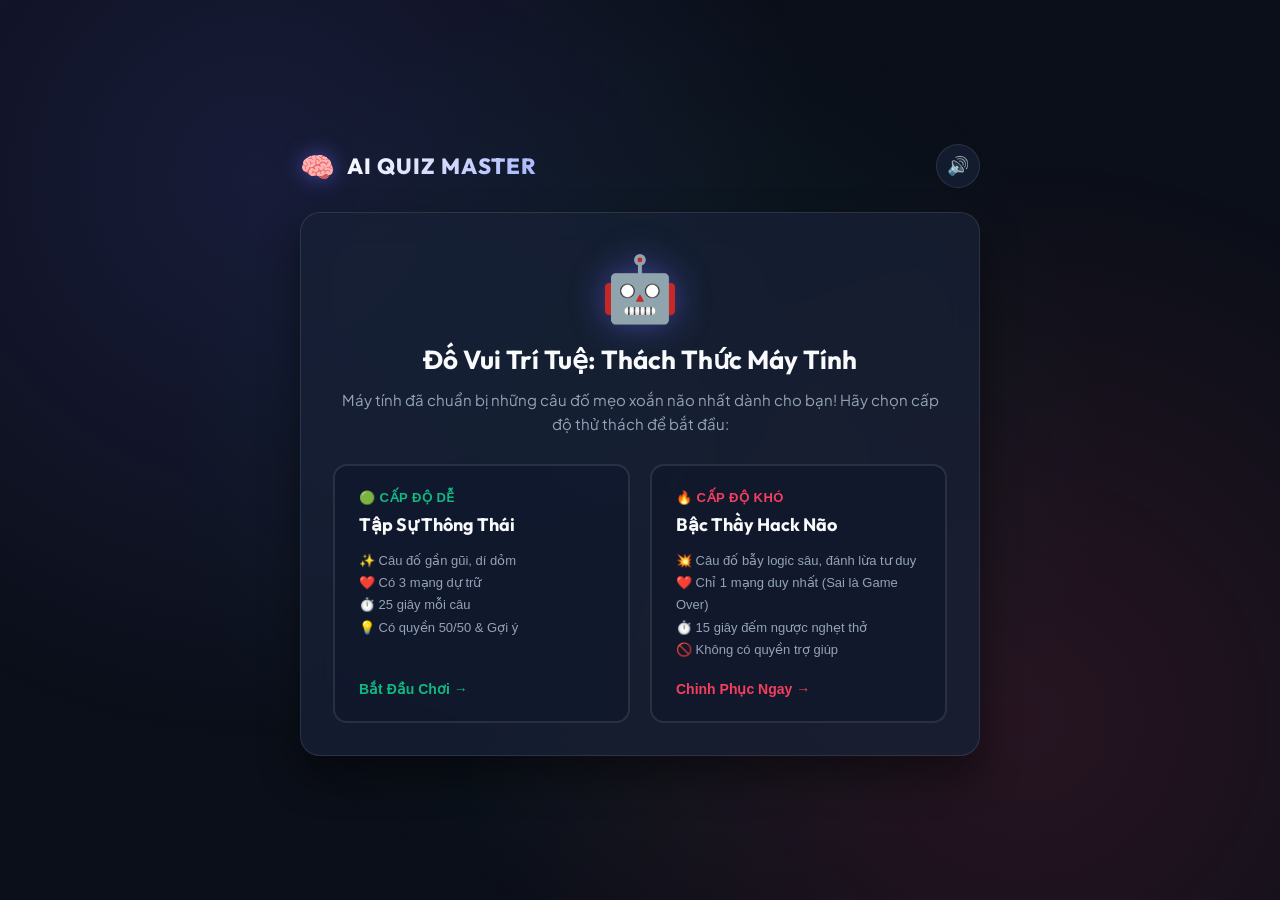
<file: game/index.html>
<!DOCTYPE html>
<html lang="vi">
<head>
  <meta charset="UTF-8">
  <meta name="viewport" content="width=device-width, initial-scale=1.0">
  <title>Trò Chơi Câu Đố Trí Tuệ — Thách Thức Máy Tính</title>
  <link rel="preconnect" href="https://fonts.googleapis.com">
  <link rel="preconnect" href="https://fonts.gstatic.com" crossorigin>
  <link href="https://fonts.googleapis.com/css2?family=Outfit:wght@400;500;600;700;800&family=Plus+Jakarta+Sans:wght@400;500;600;700&display=swap" rel="stylesheet">
  <link rel="stylesheet" href="style.css">
</head>
<body>
  <div class="bg-glow"></div>
  
  <main class="game-container">
    <!-- Header -->
    <header class="app-header">
      <div class="logo-area">
        <span class="logo-icon">🧠</span>
        <h1 class="logo-text">AI QUIZ MASTER</h1>
      </div>
      <div class="sound-toggle">
        <button id="sound-btn" class="icon-btn" title="Bật/Tắt âm thanh">🔊</button>
      </div>
    </header>

    <!-- Màn hình Menu bắt đầu -->
    <section id="screen-menu" class="screen active">
      <div class="hero-card">
        <div class="host-avatar pulse">🤖</div>
        <h2 class="hero-title">Đố Vui Trí Tuệ: Thách Thức Máy Tính</h2>
        <p class="hero-desc">
          Máy tính đã chuẩn bị những câu đố mẹo xoắn não nhất dành cho bạn! Hãy chọn cấp độ thử thách để bắt đầu:
        </p>

        <div class="level-selection">
          <button id="btn-easy" class="level-card easy" onclick="startGame('easy')">
            <div class="level-badge">🟢 CẤP ĐỘ DỄ</div>
            <div class="level-name">Tập Sự Thông Thái</div>
            <ul class="level-perks">
              <li>✨ Câu đố gần gũi, dí dỏm</li>
              <li>❤️ Có 3 mạng dự trữ</li>
              <li>⏱️ 25 giây mỗi câu</li>
              <li>💡 Có quyền 50/50 & Gợi ý</li>
            </ul>
            <span class="btn-play">Bắt Đầu Chơi →</span>
          </button>

          <button id="btn-hard" class="level-card hard" onclick="startGame('hard')">
            <div class="level-badge">🔥 CẤP ĐỘ KHÓ</div>
            <div class="level-name">Bậc Thầy Hack Não</div>
            <ul class="level-perks">
              <li>💥 Câu đố bẫy logic sâu, đánh lừa tư duy</li>
              <li>❤️ Chỉ 1 mạng duy nhất (Sai là Game Over)</li>
              <li>⏱️ 15 giây đếm ngược nghẹt thở</li>
              <li>🚫 Không có quyền trợ giúp</li>
            </ul>
            <span class="btn-play">Chinh Phục Ngay →</span>
          </button>
        </div>
      </div>
    </section>

    <!-- Màn hình Chơi Game -->
    <section id="screen-quiz" class="screen">
      <!-- HUD Trạng thái -->
      <div class="quiz-hud">
        <div class="hud-item">
          <span class="hud-label">MẠNG</span>
          <div id="hud-lives" class="hud-value lives">❤️❤️❤️</div>
        </div>

        <div class="hud-item center-timer">
          <div class="timer-circle">
            <svg class="timer-svg" viewBox="0 0 40 40">
              <circle class="timer-bg" cx="20" cy="20" r="16"></circle>
              <circle id="timer-stroke" class="timer-progress" cx="20" cy="20" r="16"></circle>
            </svg>
            <span id="timer-text" class="timer-number">25</span>
          </div>
        </div>

        <div class="hud-item right-stat">
          <span class="hud-label">ĐIỂM SỐ</span>
          <span id="hud-score" class="hud-value score">0</span>
        </div>
      </div>

      <!-- Khung Câu hỏi -->
      <div class="question-card">
        <div class="question-meta">
          <span id="question-progress" class="badge-pill">Câu 1/7</span>
          <span id="question-difficulty" class="badge-pill diff-easy">DỄ</span>
          <span id="streak-badge" class="badge-pill streak-pill" style="display: none;">🔥 Combo x2</span>
        </div>

        <div class="bot-dialogue-box">
          <span class="bot-mini-avatar" id="bot-mood">🤖</span>
          <p id="bot-comment" class="bot-text">"Hãy xem bạn có vượt qua được câu này của tôi không!"</p>
        </div>

        <h3 id="question-text" class="question-title">Đang tải câu hỏi...</h3>

        <!-- Gợi ý nếu có -->
        <div id="hint-box" class="hint-box" style="display: none;">
          <span class="hint-icon">💡</span>
          <span id="hint-text" class="hint-content">Gợi ý ở đây</span>
        </div>

        <!-- 4 Lựa chọn -->
        <div id="options-grid" class="options-grid">
          <!-- Render tự động bởi JS -->
        </div>

        <!-- Thanh trợ giúp (Lifelines) -->
        <div class="lifeline-bar" id="lifeline-bar">
          <button id="btn-lifeline-5050" class="btn-lifeline" onclick="use5050()">
            <span class="lifeline-icon">🪄</span> 50 / 50 (<span id="count-5050">1</span>)
          </button>
          <button id="btn-lifeline-hint" class="btn-lifeline" onclick="useHint()">
            <span class="lifeline-icon">💡</span> Gợi Ý (<span id="count-hint">2</span>)
          </button>
        </div>
      </div>

      <!-- Khung Giải thích & Tiếp tục -->
      <div id="feedback-drawer" class="feedback-drawer" style="display: none;">
        <div class="feedback-content">
          <div id="feedback-icon" class="feedback-emoji">✅</div>
          <div class="feedback-info">
            <h4 id="feedback-title" class="feedback-heading">Chính xác!</h4>
            <p id="feedback-explanation" class="feedback-text">Giải thích chi tiết câu đố...</p>
          </div>
        </div>
        <button id="btn-next-question" class="btn-next" onclick="nextQuestion()">Tiếp Tục →</button>
      </div>
    </section>

    <!-- Màn hình Tổng Kết (Game Over / Victory) -->
    <section id="screen-result" class="screen">
      <div class="result-card">
        <div id="result-trophy" class="result-trophy">🏆</div>
        <h2 id="result-title" class="result-title">Hoàn Thành Thử Thách!</h2>
        <p id="result-bot-msg" class="result-sub">Máy tính đã ghi nhận màn thể hiện của bạn!</p>

        <div class="result-stats-grid">
          <div class="stat-box">
            <span class="stat-label">Tổng Điểm</span>
            <span id="res-score" class="stat-val highlight">150</span>
          </div>
          <div class="stat-box">
            <span class="stat-label">Đúng / Tổng</span>
            <span id="res-accuracy" class="stat-val">6/7</span>
          </div>
          <div class="stat-box">
            <span class="stat-label">Chuỗi Đúng Tối Đa</span>
            <span id="res-streak" class="stat-val">🔥 4</span>
          </div>
          <div class="stat-box">
            <span class="stat-label">Xếp Hạng</span>
            <span id="res-rank" class="stat-val rank-val">Cao Thủ</span>
          </div>
        </div>

        <div class="action-buttons">
          <button class="btn-primary" onclick="restartGame()">Chơi Lại Vòng Này 🔄</button>
          <button class="btn-secondary" onclick="backToMenu()">Đổi Cấp Độ ⚙️</button>
        </div>
      </div>
    </section>
  </main>

  <script src="sound.js"></script>
  <script src="app.js"></script>
</body>
</html>
</file>
<file: game/style.css>
:root {
  --bg-color: #0b0f19;
  --card-bg: rgba(23, 32, 54, 0.75);
  --card-border: rgba(255, 255, 255, 0.1);
  --text-main: #f8fafc;
  --text-muted: #94a3b8;
  --primary-glow: #6366f1;
  --easy-color: #10b981;
  --easy-glow: rgba(16, 185, 129, 0.25);
  --hard-color: #f43f5e;
  --hard-glow: rgba(244, 63, 94, 0.25);
  --accent-gold: #f59e0b;
  --radius-lg: 20px;
  --radius-md: 14px;
  --transition: all 0.25s cubic-bezier(0.4, 0, 0.2, 1);
}

* {
  margin: 0;
  padding: 0;
  box-sizing: border-box;
}

body {
  font-family: 'Plus Jakarta Sans', system-ui, -apple-system, sans-serif;
  background-color: var(--bg-color);
  color: var(--text-main);
  min-height: 100vh;
  display: flex;
  justify-content: center;
  align-items: center;
  overflow-x: hidden;
  position: relative;
  padding: 20px;
}

/* Background Animated Glow */
.bg-glow {
  position: fixed;
  top: 0;
  left: 0;
  width: 100vw;
  height: 100vh;
  background: 
    radial-gradient(circle at 20% 20%, rgba(99, 102, 241, 0.15) 0%, transparent 45%),
    radial-gradient(circle at 80% 80%, rgba(244, 63, 94, 0.12) 0%, transparent 45%),
    radial-gradient(circle at 50% 50%, rgba(16, 185, 129, 0.08) 0%, transparent 60%);
  pointer-events: none;
  z-index: 0;
}

.game-container {
  width: 100%;
  max-width: 680px;
  position: relative;
  z-index: 1;
}

/* Header */
.app-header {
  display: flex;
  justify-content: space-between;
  align-items: center;
  margin-bottom: 24px;
}

.logo-area {
  display: flex;
  align-items: center;
  gap: 12px;
}

.logo-icon {
  font-size: 28px;
  filter: drop-shadow(0 0 10px rgba(99, 102, 241, 0.6));
}

.logo-text {
  font-family: 'Outfit', sans-serif;
  font-size: 22px;
  font-weight: 800;
  letter-spacing: 1px;
  background: linear-gradient(135deg, #fff 0%, #a5b4fc 100%);
  -webkit-background-clip: text;
  -webkit-text-fill-color: transparent;
}

.icon-btn {
  background: var(--card-bg);
  border: 1px solid var(--card-border);
  color: var(--text-main);
  width: 44px;
  height: 44px;
  border-radius: 50%;
  font-size: 18px;
  cursor: pointer;
  display: flex;
  align-items: center;
  justify-content: center;
  backdrop-filter: blur(10px);
  transition: var(--transition);
}

.icon-btn:hover {
  transform: scale(1.05);
  border-color: rgba(255, 255, 255, 0.3);
}

/* Screen Visibility */
.screen {
  display: none;
  animation: fadeIn 0.35s ease-out;
}

.screen.active {
  display: block;
}

@keyframes fadeIn {
  from {
    opacity: 0;
    transform: translateY(12px);
  }
  to {
    opacity: 1;
    transform: translateY(0);
  }
}

/* Cards */
.hero-card, .question-card, .result-card {
  background: var(--card-bg);
  border: 1px solid var(--card-border);
  border-radius: var(--radius-lg);
  padding: 32px;
  backdrop-filter: blur(16px);
  box-shadow: 0 20px 40px rgba(0, 0, 0, 0.45);
}

/* Menu Screen */
.host-avatar {
  font-size: 64px;
  text-align: center;
  margin-bottom: 16px;
  filter: drop-shadow(0 0 16px rgba(99, 102, 241, 0.5));
}

.pulse {
  animation: pulseGlow 2.5s infinite ease-in-out;
}

@keyframes pulseGlow {
  0%, 100% { transform: scale(1); }
  50% { transform: scale(1.06); }
}

.hero-title {
  font-family: 'Outfit', sans-serif;
  font-size: 26px;
  font-weight: 700;
  text-align: center;
  margin-bottom: 12px;
}

.hero-desc {
  color: var(--text-muted);
  text-align: center;
  font-size: 15px;
  line-height: 1.6;
  margin-bottom: 28px;
}

.level-selection {
  display: grid;
  grid-template-columns: 1fr 1fr;
  gap: 20px;
}

@media (max-width: 580px) {
  .level-selection {
    grid-template-columns: 1fr;
  }
}

.level-card {
  background: rgba(15, 23, 42, 0.6);
  border: 2px solid var(--card-border);
  border-radius: var(--radius-md);
  padding: 24px;
  text-align: left;
  cursor: pointer;
  transition: var(--transition);
  display: flex;
  flex-direction: column;
}

.level-card.easy:hover {
  border-color: var(--easy-color);
  box-shadow: 0 10px 25px var(--easy-glow);
  transform: translateY(-4px);
}

.level-card.hard:hover {
  border-color: var(--hard-color);
  box-shadow: 0 10px 25px var(--hard-glow);
  transform: translateY(-4px);
}

.level-badge {
  font-size: 13px;
  font-weight: 700;
  letter-spacing: 0.5px;
  margin-bottom: 8px;
}

.level-card.easy .level-badge { color: var(--easy-color); }
.level-card.hard .level-badge { color: var(--hard-color); }

.level-name {
  font-family: 'Outfit', sans-serif;
  font-size: 18px;
  font-weight: 700;
  margin-bottom: 14px;
  color: var(--text-main);
}

.level-perks {
  list-style: none;
  font-size: 13px;
  color: var(--text-muted);
  line-height: 1.7;
  margin-bottom: 20px;
  flex-grow: 1;
}

.btn-play {
  font-size: 14px;
  font-weight: 700;
  display: inline-block;
}

.level-card.easy .btn-play { color: var(--easy-color); }
.level-card.hard .btn-play { color: var(--hard-color); }

/* HUD Header */
.quiz-hud {
  display: flex;
  justify-content: space-between;
  align-items: center;
  background: rgba(15, 23, 42, 0.7);
  border: 1px solid var(--card-border);
  border-radius: var(--radius-md);
  padding: 14px 24px;
  margin-bottom: 20px;
  backdrop-filter: blur(12px);
}

.hud-item {
  display: flex;
  flex-direction: column;
}

.hud-label {
  font-size: 11px;
  text-transform: uppercase;
  letter-spacing: 1px;
  color: var(--text-muted);
  font-weight: 700;
  margin-bottom: 2px;
}

.hud-value {
  font-family: 'Outfit', sans-serif;
  font-size: 18px;
  font-weight: 700;
}

.hud-value.score {
  color: var(--accent-gold);
}

/* Timer Circle */
.center-timer {
  align-items: center;
}

.timer-circle {
  position: relative;
  width: 52px;
  height: 52px;
}

.timer-svg {
  width: 100%;
  height: 100%;
  transform: rotate(-90deg);
}

.timer-bg {
  fill: none;
  stroke: rgba(255, 255, 255, 0.1);
  stroke-width: 3.5;
}

.timer-progress {
  fill: none;
  stroke: var(--primary-glow);
  stroke-width: 3.5;
  stroke-linecap: round;
  stroke-dasharray: 100.5;
  stroke-dashoffset: 0;
  transition: stroke-dashoffset 1s linear, stroke 0.3s;
}

.timer-number {
  position: absolute;
  top: 50%;
  left: 50%;
  transform: translate(-50%, -50%);
  font-family: 'Outfit', sans-serif;
  font-size: 16px;
  font-weight: 700;
  color: #fff;
}

/* Question Section */
.question-meta {
  display: flex;
  gap: 10px;
  margin-bottom: 16px;
}

.badge-pill {
  font-size: 12px;
  font-weight: 700;
  padding: 4px 10px;
  border-radius: 20px;
  background: rgba(255, 255, 255, 0.08);
  border: 1px solid var(--card-border);
}

.badge-pill.diff-easy {
  color: var(--easy-color);
  background: var(--easy-glow);
  border-color: rgba(16, 185, 129, 0.4);
}

.badge-pill.diff-hard {
  color: var(--hard-color);
  background: var(--hard-glow);
  border-color: rgba(244, 63, 94, 0.4);
}

.badge-pill.streak-pill {
  color: var(--accent-gold);
  background: rgba(245, 158, 11, 0.15);
  border-color: rgba(245, 158, 11, 0.4);
}

.bot-dialogue-box {
  display: flex;
  align-items: center;
  gap: 12px;
  background: rgba(99, 102, 241, 0.1);
  border-left: 3px solid var(--primary-glow);
  padding: 10px 14px;
  border-radius: 8px;
  margin-bottom: 18px;
}

.bot-mini-avatar {
  font-size: 20px;
}

.bot-text {
  font-size: 13.5px;
  color: #cbd5e1;
  font-style: italic;
}

.question-title {
  font-family: 'Outfit', sans-serif;
  font-size: 20px;
  font-weight: 600;
  line-height: 1.5;
  margin-bottom: 22px;
}

/* Hint Box */
.hint-box {
  display: flex;
  align-items: center;
  gap: 10px;
  background: rgba(245, 158, 11, 0.12);
  border: 1px dashed var(--accent-gold);
  border-radius: 10px;
  padding: 12px 16px;
  margin-bottom: 20px;
  font-size: 14px;
  color: #fde68a;
  animation: fadeIn 0.3s ease;
}

/* Options Grid */
.options-grid {
  display: flex;
  flex-direction: column;
  gap: 12px;
  margin-bottom: 22px;
}

.option-btn {
  display: flex;
  align-items: center;
  background: rgba(15, 23, 42, 0.7);
  border: 1.5px solid var(--card-border);
  border-radius: var(--radius-md);
  padding: 14px 18px;
  color: var(--text-main);
  font-family: 'Plus Jakarta Sans', sans-serif;
  font-size: 15.5px;
  font-weight: 500;
  text-align: left;
  cursor: pointer;
  transition: var(--transition);
  position: relative;
  overflow: hidden;
}

.option-btn:hover:not(:disabled) {
  border-color: var(--primary-glow);
  background: rgba(99, 102, 241, 0.15);
  transform: translateX(4px);
}

.option-label {
  display: inline-flex;
  justify-content: center;
  align-items: center;
  width: 32px;
  height: 32px;
  border-radius: 8px;
  background: rgba(255, 255, 255, 0.08);
  font-family: 'Outfit', sans-serif;
  font-weight: 700;
  margin-right: 14px;
  flex-shrink: 0;
  color: #cbd5e1;
}

.option-btn.correct {
  background: rgba(16, 185, 129, 0.2) !important;
  border-color: var(--easy-color) !important;
  color: #a7f3d0 !important;
}

.option-btn.correct .option-label {
  background: var(--easy-color);
  color: #0b0f19;
}

.option-btn.wrong {
  background: rgba(244, 63, 94, 0.2) !important;
  border-color: var(--hard-color) !important;
  color: #fecdd3 !important;
}

.option-btn.wrong .option-label {
  background: var(--hard-color);
  color: #fff;
}

.option-btn.disabled-5050 {
  opacity: 0.25;
  cursor: not-allowed;
  pointer-events: none;
  text-decoration: line-through;
}

/* Lifeline Bar */
.lifeline-bar {
  display: flex;
  gap: 12px;
  border-top: 1px solid var(--card-border);
  padding-top: 18px;
}

.btn-lifeline {
  flex: 1;
  background: rgba(255, 255, 255, 0.05);
  border: 1px solid var(--card-border);
  border-radius: 10px;
  color: var(--text-main);
  padding: 10px;
  font-size: 13.5px;
  font-weight: 600;
  cursor: pointer;
  display: flex;
  align-items: center;
  justify-content: center;
  gap: 6px;
  transition: var(--transition);
}

.btn-lifeline:hover:not(:disabled) {
  background: rgba(255, 255, 255, 0.12);
  border-color: rgba(255, 255, 255, 0.3);
}

.btn-lifeline:disabled {
  opacity: 0.4;
  cursor: not-allowed;
}

/* Feedback Drawer */
.feedback-drawer {
  margin-top: 20px;
  background: rgba(15, 23, 42, 0.85);
  border: 1px solid var(--card-border);
  border-radius: var(--radius-md);
  padding: 20px;
  display: flex;
  flex-direction: column;
  gap: 16px;
  animation: slideUp 0.3s ease;
}

@keyframes slideUp {
  from { opacity: 0; transform: translateY(10px); }
  to { opacity: 1; transform: translateY(0); }
}

.feedback-content {
  display: flex;
  gap: 14px;
  align-items: flex-start;
}

.feedback-emoji {
  font-size: 28px;
}

.feedback-heading {
  font-family: 'Outfit', sans-serif;
  font-size: 17px;
  font-weight: 700;
  margin-bottom: 4px;
}

.feedback-text {
  font-size: 14px;
  color: var(--text-muted);
  line-height: 1.5;
}

.btn-next {
  background: linear-gradient(135deg, #6366f1 0%, #4f46e5 100%);
  border: none;
  border-radius: 10px;
  color: #fff;
  padding: 12px 24px;
  font-family: 'Outfit', sans-serif;
  font-size: 15px;
  font-weight: 700;
  cursor: pointer;
  align-self: flex-end;
  transition: var(--transition);
  box-shadow: 0 4px 15px rgba(99, 102, 241, 0.4);
}

.btn-next:hover {
  transform: translateY(-2px);
  box-shadow: 0 6px 20px rgba(99, 102, 241, 0.6);
}

/* Result Screen */
.result-card {
  text-align: center;
}

.result-trophy {
  font-size: 72px;
  margin-bottom: 16px;
  filter: drop-shadow(0 0 20px rgba(245, 158, 11, 0.5));
}

.result-title {
  font-family: 'Outfit', sans-serif;
  font-size: 28px;
  font-weight: 800;
  margin-bottom: 8px;
}

.result-sub {
  color: var(--text-muted);
  font-size: 15px;
  margin-bottom: 28px;
}

.result-stats-grid {
  display: grid;
  grid-template-columns: repeat(2, 1fr);
  gap: 14px;
  margin-bottom: 30px;
}

.stat-box {
  background: rgba(15, 23, 42, 0.6);
  border: 1px solid var(--card-border);
  border-radius: var(--radius-md);
  padding: 16px;
  display: flex;
  flex-direction: column;
  gap: 4px;
}

.stat-label {
  font-size: 12px;
  color: var(--text-muted);
  text-transform: uppercase;
  font-weight: 600;
}

.stat-val {
  font-family: 'Outfit', sans-serif;
  font-size: 22px;
  font-weight: 700;
}

.stat-val.highlight {
  color: var(--accent-gold);
}

.stat-val.rank-val {
  color: #38bdf8;
}

.action-buttons {
  display: flex;
  gap: 14px;
}

.btn-primary, .btn-secondary {
  flex: 1;
  padding: 14px 20px;
  border-radius: var(--radius-md);
  font-family: 'Outfit', sans-serif;
  font-size: 15px;
  font-weight: 700;
  cursor: pointer;
  transition: var(--transition);
}

.btn-primary {
  background: linear-gradient(135deg, #6366f1 0%, #4f46e5 100%);
  border: none;
  color: #fff;
  box-shadow: 0 4px 15px rgba(99, 102, 241, 0.4);
}

.btn-primary:hover {
  transform: translateY(-2px);
  box-shadow: 0 6px 20px rgba(99, 102, 241, 0.6);
}

.btn-secondary {
  background: rgba(255, 255, 255, 0.06);
  border: 1px solid var(--card-border);
  color: var(--text-main);
}

.btn-secondary:hover {
  background: rgba(255, 255, 255, 0.12);
  transform: translateY(-2px);
}
</file>
